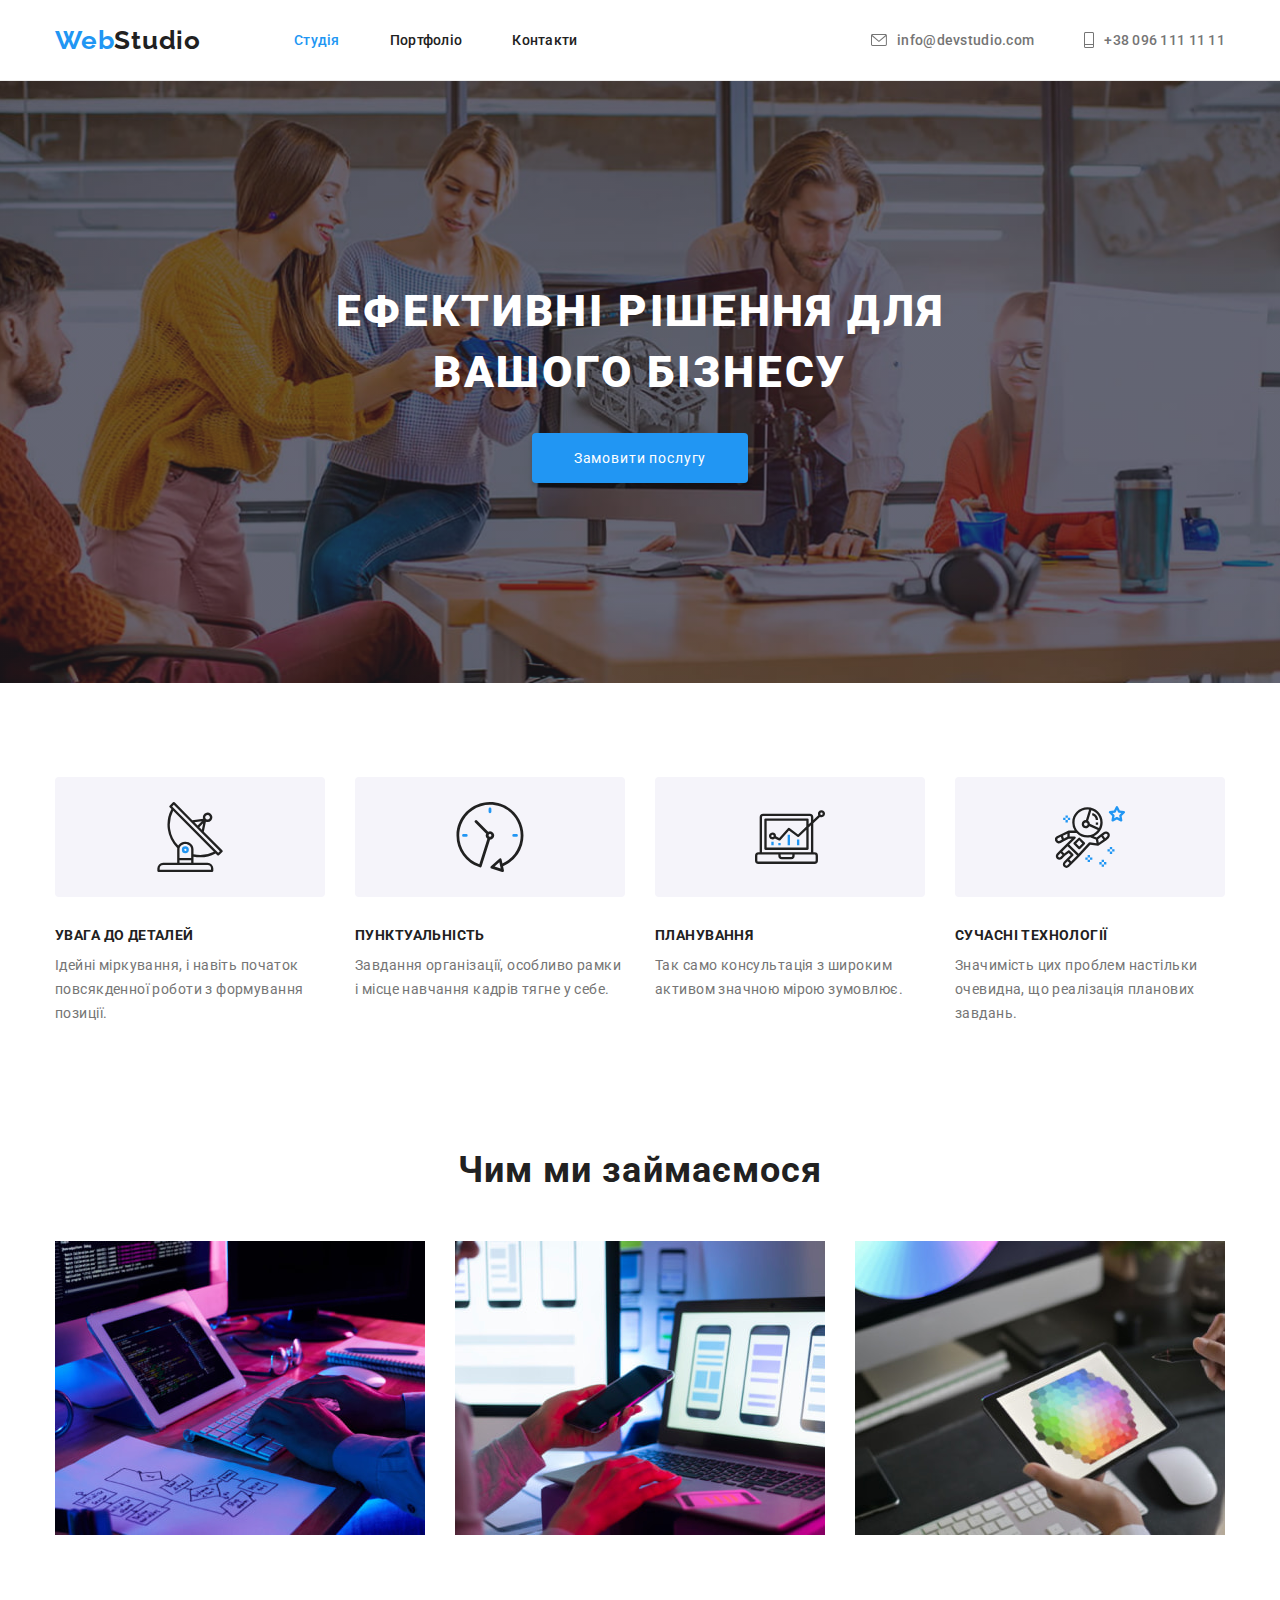
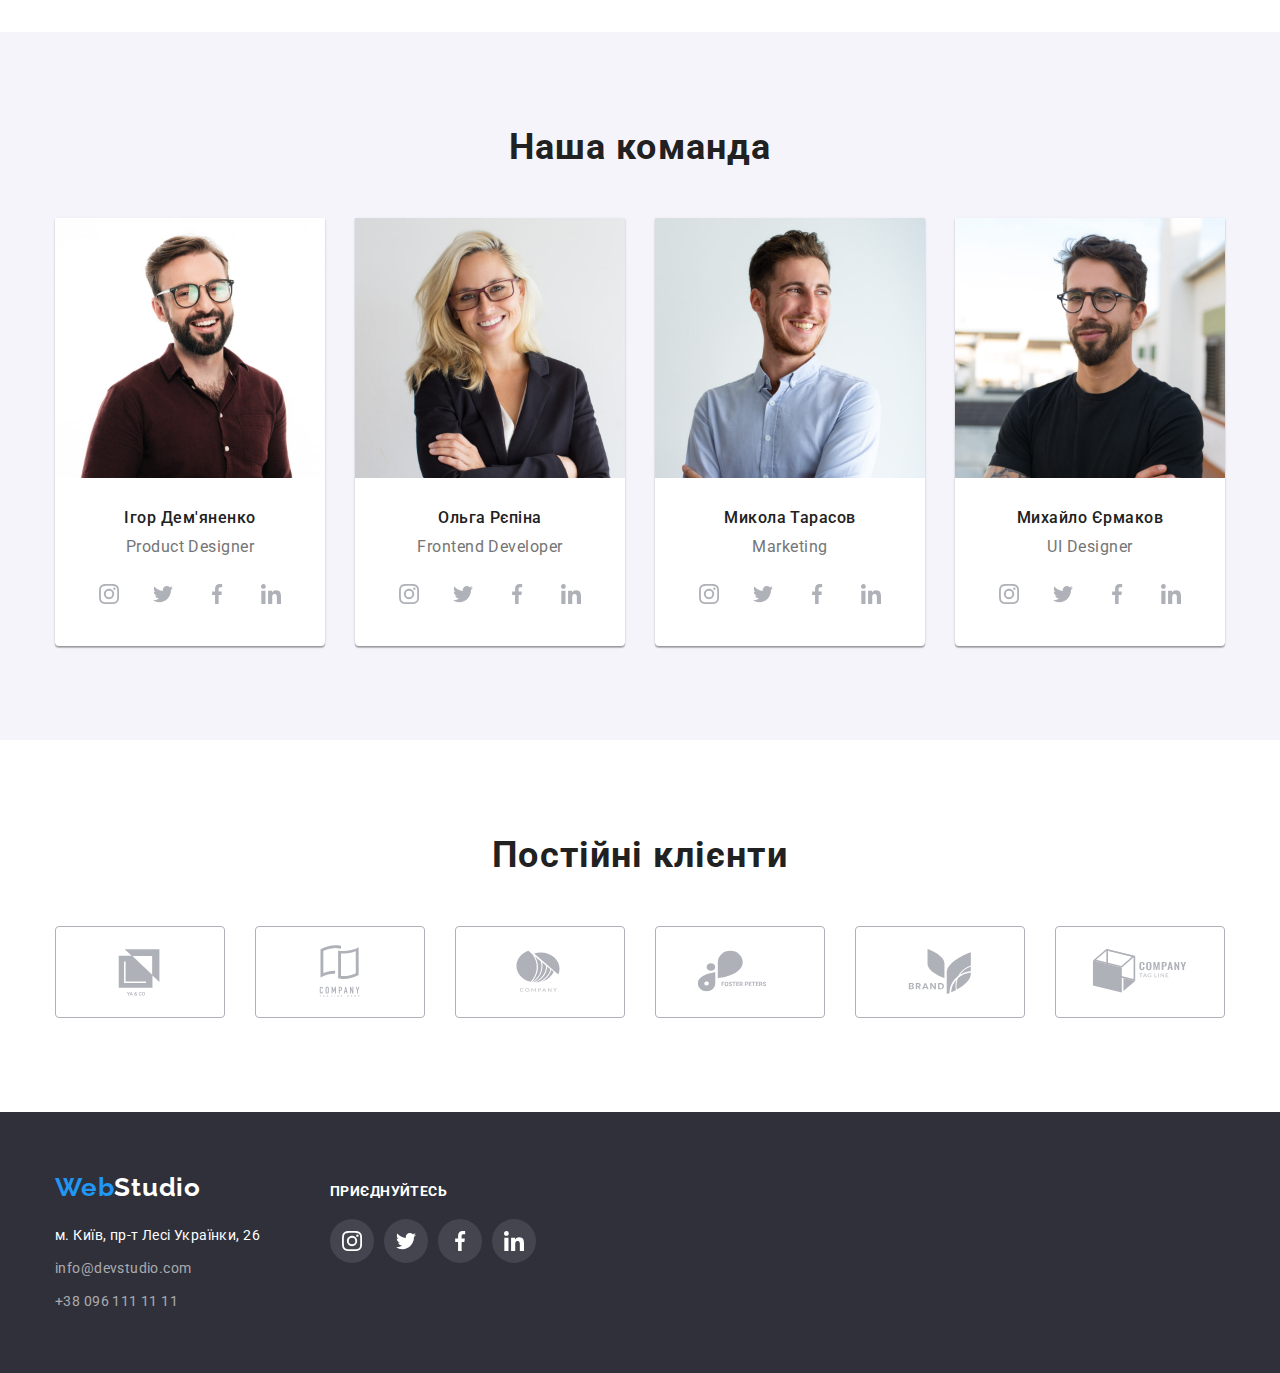
<file: index.html>
<!DOCTYPE html>
<html lang="uk">
  <head>
    <meta charset="UTF-8" />
    <meta http-equiv="X-UA-Compatible" content="IE=edge" />
    <meta name="viewport" content="width=device-width, initial-scale=1.0" />
    <title>WebStudio</title>
    <link rel="preconnect" href="https://fonts.googleapis.com" />
    <link rel="preconnect" href="https://fonts.gstatic.com" crossorigin />

    <link
      href="https://fonts.googleapis.com/css2?family=Raleway:wght@700&family=Roboto:wght@400;500;700;900&display=swap"
      rel="stylesheet"
    />

    <link rel="stylesheet" href="./CSS/modern-normalize.css" />

    <link rel="stylesheet" href="./CSS/style.css" />
  </head>

  <body>
    <!-- Шапка -->
    <header class="header">
      <div class="container container-head">
        <nav class="nav">
          <a class="logo-head" href="./index.html"><span class="accent">Web</span>Studio</a>
          <ul class="list-nav">
            <li class="item-nav">
              <a class="link-nav stud" href="./index.html">Студія</a>
            </li>
            <li class="item-nav">
              <a class="link-nav" href="./portfolio.html">Портфоліо</a>
            </li>
            <li class="item-nav">
              <a class="link-nav" href="">Контакти</a>
            </li>
          </ul>
        </nav>

        <ul class="list-contakt">
          <li class="item">
            <a
              class="link-address"
              href="mailto:info@devstudio.com"
              target="_blank"
              rel="noreferrer noopener"
            >
              <svg class="address-icons" width="16" height="12">
                <use href="./images/icons.svg#envelope"></use>
              </svg>

              info@devstudio.com</a
            >
          </li>
          <li class="item-tel">
            <a class="link-tel" href="tel:+380961111111" target="_blank" rel="noreferrer noopener">
              <svg class="tel-icons" width="10" height="16">
                <use href="./images/icons.svg#tel"></use>
              </svg>
              +38 096 111 11 11</a
            >
          </li>
        </ul>
      </div>
    </header>

    <main class="main ">
      <section class="hero section">
        <div class="container">
          <h1 class="hero-title">Ефективні рішення для вашого бізнесу</h1>
          <button class="btns" type="button">Замовити послугу</button>
        </div>
      </section>

      <!-- Блок про нас -->

      <section class="about section">
        <div class="container">
          <h2 class="visually-hidden">Переваги</h2>
          <ul class="list-about">
            <li class="item-about">
              <div class="item-icon-adout">
                <svg class="about-icons" width="70" height="70">
                  <use href="./images/icons.svg#antenna"></use>
                </svg>
              </div>
              <h3 class="title-about">УВАГА ДО ДЕТАЛЕЙ</h3>
              <p class="text-about">
                Ідейні міркування, і навіть початок повсякденної роботи з формування позиції.
              </p>
            </li>
            <li class="item-about">
              <div class="item-icon-adout">
                <svg class="about-icons" width="70" height="70">
                  <use href="./images/icons.svg#clock"></use>
                </svg>
              </div>
              <h3 class="title-about">ПУНКТУАЛЬНІСТЬ</h3>
              <p class="text-about">
                Завдання організації, особливо рамки і місце навчання кадрів тягне у себе.
              </p>
            </li>
            <li class="item-about">
              <div class="item-icon-adout">
                <svg class="about-icons" width="70" height="70">
                  <use href="./images/icons.svg#diagram"></use>
                </svg>
              </div>
              <h3 class="title-about">ПЛАНУВАННЯ</h3>
              <p class="text-about">
                Так само консультація з широким активом значною мірою зумовлює.
              </p>
            </li>
            <li class="item-about">
              <div class="item-icon-adout">
                <svg class="about-icons" width="70" height="70">
                  <use href="./images/icons.svg#astronaut"></use>
                </svg>
              </div>
              <h3 class="title-about">СУЧАСНІ ТЕХНОЛОГІЇ</h3>
              <p class="text-about">
                Значимість цих проблем настільки очевидна, що реалізація планових завдань.
              </p>
            </li>
          </ul>
        </div>
      </section>

      <!-- Блок чим ми займаймось-->

      <section class="img section">
        <div class="container">
          <h2 class="title-hero">Чим ми займаємося</h2>
          <ul class="list-img">
            <li class="list-item">
              <img
                class="img"
                src="./images/main/img-1.jpg"
                alt="набирає код на клавіатурі"
                width="370"
                height="294"
              />
            </li>
            <li class="list-item">
              <img
                class="img"
                src="./images/main/img-2.jpg"
                alt="дивится налаштування для екрану телефону на ноудбуці"
                width="370"
                height="294"
              />
            </li>
            <li class="list-item">
              <img
                class="img"
                src="./images/main/img-3.jpg"
                alt="підбирає коильори на планшеті"
                width="370"
                height="294"
              />
            </li>
          </ul>
        </div>
      </section>

      <!-- Блок наша команда -->

      <section class="section section-team">
        <div class="container">
          <h2 class="title-hero">Наша команда</h2>
          <ul class="list-team">
            <li class="item-team">
              <img
                class="img-team"
                src="./images/main/img-4.jpg"
                alt="фото хлопця"
                width="270"
                height="260"
              />
              <div class="team-wrap">
                <h3 class="title-team">Ігор Дем'яненко</h3>
                <p class="text-team">Product Designer</p>
                <ul class="socials list">
                  <li class="socilas-item">
                    <a
                      class="socials-link"
                      href="https://www.instagram.com/"
                      target="_blank"
                      rel="noreferrer noopener"
                      aria-label="Instagram"
                    >
                      <svg class="socials-icons" width="20" height="20">
                        <use href="./images/icons.svg#instagram"></use>
                      </svg>
                    </a>
                  </li>
                  <li class="socilas-item">
                    <a
                      class="socials-link"
                      href="https://twitter.com/"
                      target="_blank"
                      rel="noreferrer noopener"
                      aria-label="Twitter"
                    >
                      <svg class="socials-icons" width="20" height="20">
                        <use href="./images/icons.svg#twitter"></use>
                      </svg>
                    </a>
                  </li>
                  <li class="socilas-item">
                    <a
                      class="socials-link"
                      href="https://www.facebook.com/"
                      target="_blank"
                      rel="noreferrer noopener"
                      aria-label="Facebook"
                    >
                      <svg class="socials-icons" width="20" height="20">
                        <use href="./images/icons.svg#facebook"></use></svg
                    ></a>
                  </li>
                  <li class="socilas-item">
                    <a
                      class="socials-link"
                      href="https://www.linkedin.com/"
                      target="_blank"
                      rel="noreferrer noopener"
                      aria-label="Linkedin"
                    >
                      <svg class="socials-icons" width="20" height="20">
                        <use href="./images/icons.svg#linkedin"></use></svg
                    ></a>
                  </li>
                </ul>
              </div>
            </li>
            <li class="item-team">
              <img
                class="img-team"
                src="./images/main/img-5.jpg"
                alt="фото дівчини"
                width="270"
                height="260"
              />
              <div class="team-wrap">
                <h3 class="title-team">Ольга Рєпіна</h3>
                <p class="text-team">Frontend Developer</p>
                <ul class="socials list">
                  <li class="socilas-item">
                    <a
                      class="socials-link"
                      href="https://www.instagram.com/"
                      target="_blank"
                      rel="noreferrer noopener"
                      aria-label="Instagram"
                    >
                      <svg class="socials-icons" width="20" height="20">
                        <use href="./images/icons.svg#instagram"></use>
                      </svg>
                    </a>
                  </li>
                  <li class="socilas-item">
                    <a
                      class="socials-link"
                      href="https://twitter.com/"
                      target="_blank"
                      rel="noreferrer noopener"
                      aria-label="Twitter"
                    >
                      <svg class="socials-icons" width="20" height="20">
                        <use href="./images/icons.svg#twitter"></use>
                      </svg>
                    </a>
                  </li>
                  <li class="socilas-item">
                    <a
                      class="socials-link"
                      href="https://www.facebook.com/"
                      target="_blank"
                      rel="noreferrer noopener"
                      aria-label="Facebook"
                    >
                      <svg class="socials-icons" width="20" height="20">
                        <use href="./images/icons.svg#facebook"></use></svg
                    ></a>
                  </li>
                  <li class="socilas-item">
                    <a
                      class="socials-link"
                      href="https://www.linkedin.com/"
                      target="_blank"
                      rel="noreferrer noopener"
                      aria-label="Linkedin"
                    >
                      <svg class="socials-icons" width="20" height="20">
                        <use href="./images/icons.svg#linkedin"></use></svg
                    ></a>
                  </li>
                </ul>
              </div>
            </li>
            <li class="item-team">
              <img
                class="img-team"
                src="./images/main/img-6.jpg"
                alt="фото хлопця"
                width="270"
                height="260"
              />
              <div class="team-wrap">
                <h3 class="title-team">Микола Тарасов</h3>
                <p class="text-team">Marketing</p>
                <ul class="socials list">
                  <li class="socilas-item">
                    <a
                      class="socials-link"
                      href="https://www.instagram.com/"
                      target="_blank"
                      rel="noreferrer noopener"
                      aria-label="Instagram"
                    >
                      <svg class="socials-icons" width="20" height="20">
                        <use href="./images/icons.svg#instagram"></use>
                      </svg>
                    </a>
                  </li>
                  <li class="socilas-item">
                    <a
                      class="socials-link"
                      href="https://twitter.com/"
                      target="_blank"
                      rel="noreferrer noopener"
                      aria-label="Twitter"
                    >
                      <svg class="socials-icons" width="20" height="20">
                        <use href="./images/icons.svg#twitter"></use>
                      </svg>
                    </a>
                  </li>
                  <li class="socilas-item">
                    <a
                      class="socials-link"
                      href="https://www.facebook.com/"
                      target="_blank"
                      rel="noreferrer noopener"
                      aria-label="Facebook"
                    >
                      <svg class="socials-icons" width="20" height="20">
                        <use href="./images/icons.svg#facebook"></use></svg
                    ></a>
                  </li>
                  <li class="socilas-item">
                    <a
                      class="socials-link"
                      href="https://www.linkedin.com/"
                      target="_blank"
                      rel="noreferrer noopener"
                      aria-label="Linkedin"
                    >
                      <svg class="socials-icons" width="20" height="20">
                        <use href="./images/icons.svg#linkedin"></use></svg
                    ></a>
                  </li>
                </ul>
              </div>
            </li>
            <li class="item-team">
              <img
                class="img-team"
                src="./images/main/img-7.jpg"
                alt="фото хлопця"
                width="270"
                height="260"
              />
              <div class="team-wrap">
                <h3 class="title-team">Михайло Єрмаков</h3>
                <p class="text-team">UI Designer</p>
                <ul class="socials list">
                  <li class="socilas-item">
                    <a
                      class="socials-link"
                      href="https://www.instagram.com/"
                      target="_blank"
                      rel="noreferrer noopener"
                      aria-label="Instagram"
                    >
                      <svg class="socials-icons" width="20" height="20">
                        <use href="./images/icons.svg#instagram"></use>
                      </svg>
                    </a>
                  </li>
                  <li class="socilas-item">
                    <a
                      class="socials-link"
                      href="https://twitter.com/"
                      target="_blank"
                      rel="noreferrer noopener"
                      aria-label="Twitter"
                    >
                      <svg class="socials-icons" width="20" height="20">
                        <use href="./images/icons.svg#twitter"></use>
                      </svg>
                    </a>
                  </li>
                  <li class="socilas-item">
                    <a
                      class="socials-link"
                      href="https://www.facebook.com/"
                      target="_blank"
                      rel="noreferrer noopener"
                      aria-label="Facebook"
                    >
                      <svg class="socials-icons" width="20" height="20">
                        <use href="./images/icons.svg#facebook"></use></svg
                    ></a>
                  </li>
                  <li class="socilas-item">
                    <a
                      class="socials-link"
                      href="https://www.linkedin.com/"
                      target="_blank"
                      rel="noreferrer noopener"
                      aria-label="Linkedin"
                    >
                      <svg class="socials-icons" width="20" height="20">
                        <use href="./images/icons.svg#linkedin"></use></svg
                    ></a>
                  </li>
                </ul>
              </div>
            </li>
          </ul>
        </div>
      </section>

      <!--Постійні клієнти-->

      <section class="section cliens">
        <div class="container">
          <h2 class="title-hero">Постійні клієнти</h2>
          <ul class="icons-list">
            <li class="icons-item">
              <a class="icons-link" href="">
                <svg class="cliens-icons" width="106" height="60">
                  <use href="./images/icons.svg#Logo-1"></use>
                </svg>
              </a>
            </li>
            <li class="icons-item">
              <a class="icons-link" href="">
                <svg class="cliens-icons" width="106" height="60">
                  <use href="./images/icons.svg#Logo-2"></use>
                </svg>
              </a>
            </li>
            <li class="icons-item">
              <a class="icons-link" href="">
                <svg class="cliens-icons" width="106" height="60">
                  <use href="./images/icons.svg#Logo-3"></use>
                </svg>
              </a>
            </li>
            <li class="icons-item">
              <a class="icons-link" href="">
                <svg class="cliens-icons" width="106" height="60">
                  <use href="./images/icons.svg#Logo-4"></use>
                </svg>
              </a>
            </li>
            <li class="icons-item">
              <a class="icons-link" href="">
                <svg class="cliens-icons" width="106" height="60">
                  <use href="./images/icons.svg#Logo-5"></use>
                </svg>
              </a>
            </li>
            <li class="icons-item">
              <a class="icons-link" href="">
                <svg class="cliens-icons" width="106" height="60">
                  <use href="./images/icons.svg#Logo-6"></use>
                </svg>
              </a>
            </li>
          </ul>
        </div>
      </section>
    </main>

    <footer class="footer">
      <div class="container foot-wrap">
        <div class="contact">
        <a class="logo-foot" href="./index.html"><span class="accent">Web</span>Studio</a>
          <address class="cont">
            <ul class="list-cont">
              <li class="item-cont">
                <a class="link-cont" href="">м. Київ, пр-т Лесі Українки, 26</a>
              </li>
              <li class="item-cont">
                <a class="link-address-foot" href="mailto:info@devstudio.com">info@devstudio.com</a>
              </li>
              <li class="item-cont">
                <a class="link-tel-foot" href="tel:+380961111111">+38 096 111 11 11</a>
              </li>
            </ul>
          </address>
          </div>

          <div class="social-foot">
            <h2 class="title-foote">ПРИЄДНУЙТЕСЬ</h2>
            <ul class="socials list-foot">
              <li class="socilas-item-foot">
                <a
                  class="socials-link-foot"
                  href="https://www.instagram.com/"
                  target="_blank"
                  rel="noreferrer noopener"
                  aria-label="Instagram"
                >
                  <svg class="socials-icons-foot" width="20" height="20">
                    <use href="./images/icons.svg#instagram"></use>
                  </svg>
                </a>
              </li>
              <li class="socilas-item-foot">
                <a
                  class="socials-link-foot"
                  href="https://twitter.com/"
                  target="_blank"
                  rel="noreferrer noopener"
                  aria-label="Twitter"
                >
                  <svg class="socials-icons-foot" width="20" height="20">
                    <use href="./images/icons.svg#twitter"></use>
                  </svg>
                </a>
              </li>
              <li class="socilas-item-foot">
                <a
                  class="socials-link-foot"
                  href="https://www.facebook.com/"
                  target="_blank"
                  rel="noreferrer noopener"
                  aria-label="Facebook"
                >
                  <svg class="socials-icons-foot" width="20" height="20">
                    <use href="./images/icons.svg#facebook"></use></svg
                ></a>
              </li>
              <li class="socilas--foot">
                <a
                  class="socials-link-foot"
                  href="https://www.linkedin.com/"
                  target="_blank"
                  rel="noreferrer noopener"
                  aria-label="Linkedin"
                >
                  <svg class="socials-icons-foot" width="20" height="20">
                    <use href="./images/icons.svg#linkedin"></use></svg
                ></a>
              </li>
            </ul>
          </div>
        </div>
      </div>
    </footer>
  </body>
</html>
</file>
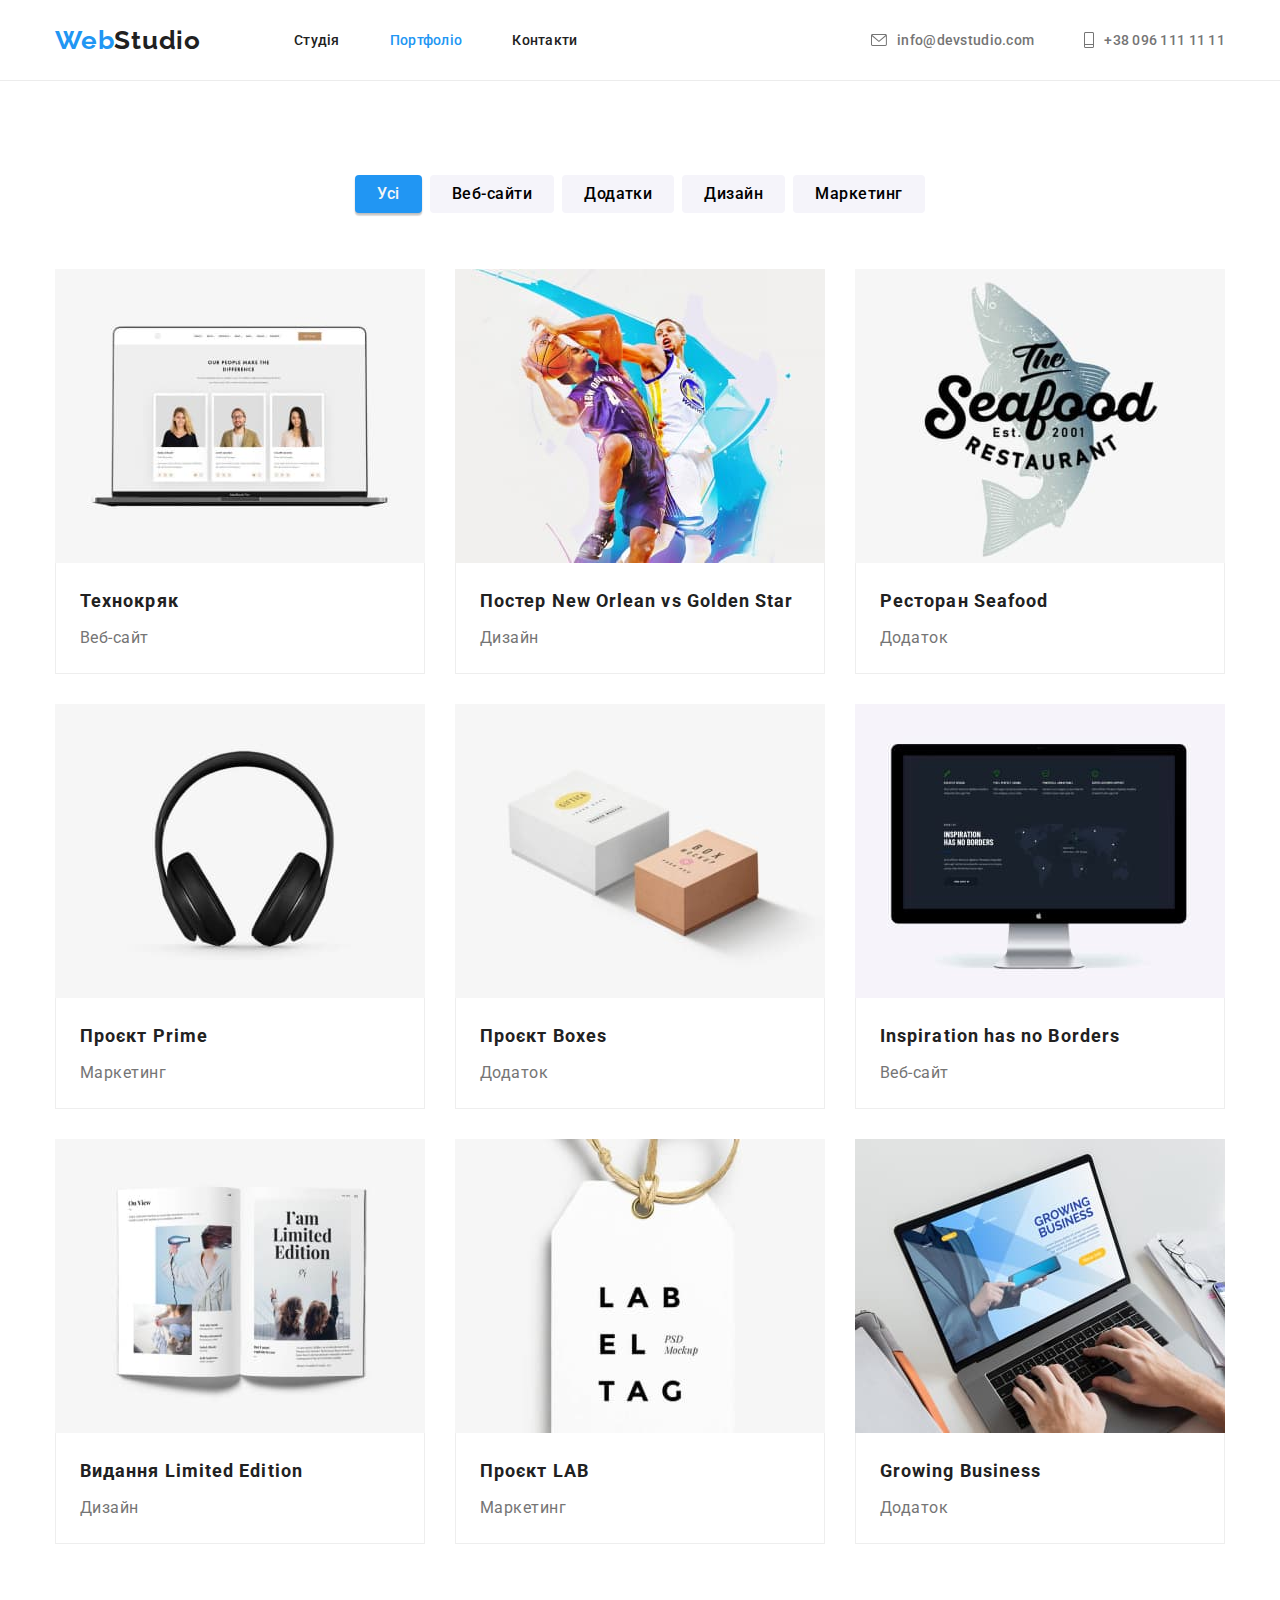
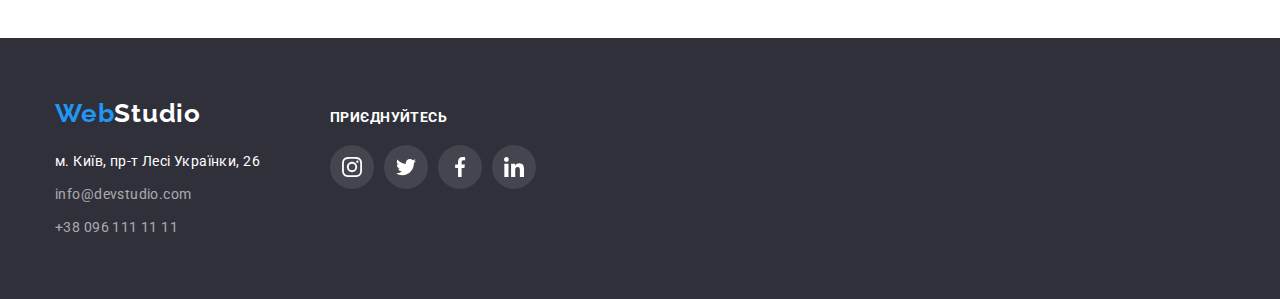
<file: portfolio.html>
<!DOCTYPE html>
<html lang="ek">
  <head>
    <meta charset="UTF-8" />
    <meta http-equiv="X-UA-Compatible" content="IE=edge" />
    <meta name="viewport" content="width=device-width, initial-scale=1.0" />
    <title>portfolio</title>

    <link rel="preconnect" href="https://fonts.googleapis.com" />
    <link rel="preconnect" href="https://fonts.gstatic.com" crossorigin />
    <link
      href="https://fonts.googleapis.com/css2?family=Raleway:wght@700&family=Roboto:wght@400;500;700;900&display=swap"
      rel="stylesheet"
    />

    <link rel="stylesheet" href="./CSS/modern-normalize.css" />

    <link rel="stylesheet" href="./CSS/style.css" />
  </head>
  <body>
    <!-- Шапка -->

    <header class="header">
      <div class="container container-head">
        <nav class="nav">
          <a class="logo-head" href="./index.html"><span class="accent">Web</span>Studio</a>
          <ul class="list-nav">
            <li class="item-nav">
              <a class="link-nav" href="./index.html">Студія</a>
            </li>
            <li class="item-nav port">
              <a class="link-nav" href="./portfolio.html">Портфоліо</a>
            </li>
            <li class="item-nav">
              <a class="link-nav" href="">Контакти</a>
            </li>
          </ul>
        </nav>

        <ul class="list-contakt">
          <li class="item">
            <a
              class="link-address"
              href="mailto:info@devstudio.com"
              target="_blank"
              rel="noreferrer noopener"
            >
              <svg class="address-icons" width="16" height="12">
                <use href="./images/icons.svg#envelope"></use>
              </svg>

              info@devstudio.com</a
            >
          </li>
          <li class="item-tel">
            <a class="link-tel" href="tel:+380961111111" target="_blank" rel="noreferrer noopener">
              <svg class="tel-icons" width="10" height="16">
                <use href="./images/icons.svg#tel"></use>
              </svg>
              +38 096 111 11 11</a
            >
          </li>
        </ul>
      </div>
    </header>

    <!--Основа-->

    <main class="main">
      <section class="section main-nav">
        <div class="container">
          <h1 class="visually-hidden">Портфоліо</h1>
          <ul class="list-btn">
            <li class="item-btn">
              <button class="btn-all" type="button"><span class="text-all"> Усі </span></button>
            </li>
            <li class="item-btn">
              <button class="btn" type="button">Веб-сайти</button>
            </li>
            <li class="item-btn">
              <button class="btn" type="button">Додатки</button>
            </li>
            <li class="item-btn">
              <button class="btn" type="button">Дизайн</button>
            </li>
            <li class="item-btn">
              <button class="btn" type="button">Маркетинг</button>
            </li>
          </ul>

          <!--Проекти протфоліо-->

          <ul class="list-port">
            <li class="item-port">
              <img
                src="./images/portfolio/img-1.jpg"
                alt="на екрані фото трьох людей"
                class="img"
                width="370"
                height="294"
              />
              <div class="bord">
                <h2 class="subject">Технокряк</h2>
                <p class="text-port">Веб-сайт</p>
              </div>
            </li>
            <li class="item-port">
              <img
                src="./images/portfolio/img-2.jpg"
                alt="два баскедболіста борються за мяч"
                class="img"
                width="370"
                height="294"
              />
              <div class="bord">
                <h2 class="subject">Постер New Orlean vs Golden Star</h2>
                <p class="text-port">Дизайн</p>
              </div>
            </li>
            <li class="item-port">
              <img
                src="./images/portfolio/img-3.jpg"
                alt="логоти ресорану з робою"
                class="img"
                width="370"
                height="294"
              />
              <div class="bord">
                <h2 class="subject">Ресторан Seafood</h2>
                <p class="text-port">Додаток</p>
              </div>
            </li>
            <li class="item-port">
              <img
                src="./images/portfolio/img-4.jpg"
                alt="наушники"
                class="img"
                width="370"
                height="294"
              />
              <div class="bord">
                <h2 class="subject">Проєкт Prime</h2>
                <p class="text-port">Маркетинг</p>
              </div>
            </li>
            <li class="item-port">
              <img
                src="./images/portfolio/img-5.jpg"
                alt="дві коробки"
                class="img"
                width="370"
                height="294"
              />
              <div class="bord">
                <h2 class="subject">Проєкт Boxes</h2>
                <p class="text-port">Додаток</p>
              </div>
            </li>
            <li class="item-port">
              <img
                src="./images/portfolio/img-6.jpg"
                alt="на екрані зображена карта світу"
                class="img"
                width="370"
                height="294"
              />
              <div class="bord">
                <h2 class="subject">Inspiration has no Borders</h2>
                <p class="text-port">Веб-сайт</p>
              </div>
            </li>
            <li class="item-port">
              <img
                src="./images/portfolio/img-7.jpg"
                alt="розгорнута книга"
                class="img"
                width="370"
                height="294"
              />
              <div class="bord">
                <h2 class="subject">Видання Limited Edition</h2>
                <p class="text-port">Дизайн</p>
              </div>
            </li>
            <li class="item-port">
              <img
                src="./images/portfolio/img-8.jpg"
                alt="бірка з логотипом"
                class="img"
                width="370"
                height="294"
              />
              <div class="bord">
                <h2 class="subject">Проєкт LAB</h2>
                <p class="text-port">Маркетинг</p>
              </div>
            </li>
            <li class="item-port">
              <img
                src="./images/portfolio/img-9.jpg"
                alt="набирає на клавіатурі ноутбука"
                class="img"
                width="370"
                height="294"
              />
              <div class="bord">
                <h2 class="subject">Growing Business</h2>
                <p class="text-port">Додаток</p>
              </div>
            </li>
          </ul>
        </div>
      </section>
    </main>

    <!-- Підвал -->

   <footer class="footer">
      <div class="container foot-wrap">
        <div class="contact">
        <a class="logo-foot" href="./index.html"><span class="accent">Web</span>Studio</a>
          <address class="cont">
            <ul class="list-cont">
              <li class="item-cont">
                <a class="link-cont" href="">м. Київ, пр-т Лесі Українки, 26</a>
              </li>
              <li class="item-cont">
                <a class="link-address-foot" href="mailto:info@devstudio.com">info@devstudio.com</a>
              </li>
              <li class="item-cont">
                <a class="link-tel-foot" href="tel:+380961111111">+38 096 111 11 11</a>
              </li>
            </ul>
          </address>
          </div>

          <div class="social-foot">
            <h2 class="title-foote">ПРИЄДНУЙТЕСЬ</h2>
            <ul class="socials list-foot">
              <li class="socilas-item-foot">
                <a
                  class="socials-link-foot"
                  href="https://www.instagram.com/"
                  target="_blank"
                  rel="noreferrer noopener"
                  aria-label="Instagram"
                >
                  <svg class="socials-icons-foot" width="20" height="20">
                    <use href="./images/icons.svg#instagram"></use>
                  </svg>
                </a>
              </li>
              <li class="socilas-item-foot">
                <a
                  class="socials-link-foot"
                  href="https://twitter.com/"
                  target="_blank"
                  rel="noreferrer noopener"
                  aria-label="Twitter"
                >
                  <svg class="socials-icons-foot" width="20" height="20">
                    <use href="./images/icons.svg#twitter"></use>
                  </svg>
                </a>
              </li>
              <li class="socilas-item-foot">
                <a
                  class="socials-link-foot"
                  href="https://www.facebook.com/"
                  target="_blank"
                  rel="noreferrer noopener"
                  aria-label="Facebook"
                >
                  <svg class="socials-icons-foot" width="20" height="20">
                    <use href="./images/icons.svg#facebook"></use></svg
                ></a>
              </li>
              <li class="socilas--foot">
                <a
                  class="socials-link-foot"
                  href="https://www.linkedin.com/"
                  target="_blank"
                  rel="noreferrer noopener"
                  aria-label="Linkedin"
                >
                  <svg class="socials-icons-foot" width="20" height="20">
                    <use href="./images/icons.svg#linkedin"></use></svg
                ></a>
              </li>
            </ul>
          </div>
        </div>
      </div>
    </footer>
  </body>
</html>
</file>
<file: CSS/style.css>
:root {
  --accent-color: #2196f3;
  --secondary-color: #f5f5f5;
  --primary-text-color: #212121;
  --secondary-text-color: #757575;
  --icons-color: #afb1b8;
  --backgraund-color: #ffffff;
}

body {
  font-family: 'Roboto', sans-serif;
  font-style: normal;
  font-size: 14px;
  letter-spacing: 0.03em;
  color: var(--primary-text-color);
  background-color: var(--backgraund-color);
}
/* reset*/

html {
  box-sizing: border-box;
}

*,
*::after,
*::before {
  box-sizing: inherit;
}
h1,
h2,
h3,
h4,
h5,
h6,
p,
ul {
  padding-left: 0;
  margin: 0;
}

img {
  display: block;
  max-width: 100%;
  height: auto;
}

.container {
  width: 1200px;
  margin: 0 auto;
  padding: 0 15px;
}

/*   outline: 2px solid red; */

.section {
  padding: 94px 0px;
}

.visually-hidden {
  position: absolute;
  width: 1px;
  height: 1px;
  margin: -1px;
  border: 0;
  padding: 0;

  white-space: nowrap;
  clip-path: inset(100%);
  clip: rect(0 0 0 0);
  overflow: hidden;
}

ul {
  list-style: none;
  display: inline-flex;
}

/* Соціальці мережі*/

.socials {
  display: flex;
  justify-content: center;
  gap: 10px;
}

.socials-link {
  display: flex;
  justify-content: center;
  align-items: center;
  width: 44px;
  height: 44px;
  background-color: var(--backgraund-color);
  border-radius: 50%;
  fill: var(--icons-color);
}

/* .socials-icons {
  fill: var(--icons-color);
} */

/* .socials-link:hover .socials-icons,
.socials-link:focus .socials-icons {
  fill: var(--accent-color);
}
  */

.socials-link:hover,
.socials-link:focus {
  background-color: var(--accent-color);
  fill: var(--backgraund-color);
}

/* Клієнти */

.icons-list {
  display: flex;
  justify-content: center;
  gap: 30px;
  flex-basis: calc((100% - 30px) / 6);
  /*fill: var(--icons-color);*/
  cursor: pointer;
}

/*.icons-item {
  display: flex;
  justify-content: center;
  align-items: center;
  width: 170px;
  height: 92px;
  border: 1px solid var(--icons-color);
  border-radius: 4px;
}
*/
.icons-link {
  display: flex;
  justify-content: center;
  align-items: center;
  width: 170px;
  height: 92px;
  fill: var(--icons-color);
  border: 1px solid var(--icons-color);
  border-radius: 4px;
}

.icons-link:hover,
.icons-link:focus {
  fill: var(--accent-color);
  border-color: var(--accent-color);
}

.accent {
  color: var(--accent-color);
}

a {
  color: inherit;
  text-decoration: none;
}

.container-head {
  display: flex;
  align-items: center;
}

.link-nav:hover,
.link-nav:focus {
  color: var(--accent-color);
}

.link-tel:hover,
.link-tel:focus {
  color: var(--accent-color);
}

.link-address:hover,
.link-address:focus {
  color: var(--accent-color);
}

.address-icons {
  fill: currentColor;
}

.tel-icons {
  fill: currentColor;
}

.address-icons:hover,
.address-icons:focus {
  fill: var(--accent-color);
}

.tel-icons:hover,
.tel-icons:focus {
  fill: var(--accent-color);
}

.tel-icons {
  justify-content: center;
  align-items: center;
}
.item-tel {
  gap: 10px;
}

/* Шапка */

header {
  border-bottom: 1px solid #ececec;
}

.logo-head {
  font-family: 'Raleway';
  font-style: normal;
  font-weight: 700;
  font-size: 26px;
  line-height: calc(31 / 26);
  letter-spacing: 0.03em;
  margin-right: 93px;
}

.nav {
  display: flex;
  align-items: center;
}

.list-nav {
  gap: 50px;
}

.list-contakt {
  display: flex;
  align-items: center;
  justify-content: center;
  margin-left: auto;
  gap: 50px;
}

.stud {
  color: var(--accent-color);
}

.port {
  color: var(--accent-color);
}

.link-nav {
  font-weight: 500;
  font-size: 14px;
  line-height: calc(16 / 14);
  letter-spacing: 0.02em;
  padding-top: 20px;
  padding-bottom: 20px;
}

.link-address {
  display: flex;
  justify-content: center;
  align-items: center;
  gap: 10px;
  color: var(--secondary-text-color);
  font-weight: 500;
  font-size: 14px;
  line-height: calc(16 / 14);
  letter-spacing: 0.02em;
  padding-top: 32px;
  padding-bottom: 32px;
}

.link-tel {
  display: flex;
  justify-content: center;
  align-items: center;
  gap: 10px;
  color: var(--secondary-text-color);
  font-weight: 500;
  font-size: 14px;
  line-height: calc(16 / 14);
  letter-spacing: 0.02em;
  padding-top: 32px;
  padding-bottom: 32px;
}

/* Ефективні бізнесу */

.hero {
  max-width: 1600px;
  text-align: center;
  padding: 200px 0;
  background-color: #2f303a;
  background-image: linear-gradient(to right, rgba(48, 48, 58, 0.4), rgba(48, 48, 58, 0.4)),
    url(../images/main/Img.jpg);
  background-position: center;
  background-repeat: no-repeat;
  background-size: cover;
  margin: 0 auto;
}

.hero-title {
  width: 696px;
  font-weight: 900;
  font-size: 44px;
  line-height: calc(61 / 44);
  text-align: center;
  letter-spacing: 0.06em;
  text-transform: uppercase;
  color: var(--backgraund-color);
  margin-right: auto;
  margin-left: auto;
  margin-bottom: 30px;
}

.btns:hover,
.btns:focus {
  cursor: pointer;
}

.btns {
  width: 216px;
  min-height: 50px;
  letter-spacing: 0.06em;
  background: var(--accent-color);
  box-shadow: 0px 4px 4px rgba(0, 0, 0, 0.15);
  border-radius: 4px;
  border: 0;
  padding: 10px 32px;
  color: var(--backgraund-color);
}

/* Блок про нас */

.list-icon-about {
  display: flex;
  justify-content: center;
  gap: 30px;
  margin-bottom: 30px;
}

.item-icon-adout {
  display: flex;
  justify-content: center;
  align-items: center;
  width: 270px;
  height: 120px;
  border-radius: 4px;
  background-color: #f5f4fa;
  margin-bottom: 30px;
}

.list-about {
  display: flex;
  justify-content: center;
  gap: 30px;
  margin-bottom: 30px;
}

.item-about {
  width: calc((100% - 90px) / 4);
}

.title-about {
  font-size: 14px;
  line-height: calc(16 / 14);
  letter-spacing: 0.03em;
  text-transform: uppercase;
  margin-bottom: 10px;
}

.text-about {
  line-height: calc(24 / 14);
  letter-spacing: 0.03em;
  color: var(--secondary-text-color);
}

/* Блок чим ми займаймось */
.img {
  padding-top: 0;
}
.title-hero {
  font-weight: 700;
  font-size: 36px;
  line-height: calc(42 / 36);
  text-align: center;
  letter-spacing: 0.03em;
  margin-bottom: 50px;
}

.list-img {
  gap: 30px;
  padding-bottom: 0;
}

/* Блок наша команда */

.team-wrap {
  padding-top: 30px;
  padding-bottom: 30px;
  padding-left: 32px;
  padding-right: 32px;
}

.section-team {
  background-color: #f5f4fa;
}

.title-team {
  font-weight: 500;
  font-size: 16px;
  line-height: calc(19 / 16);
  text-align: center;
  letter-spacing: 0.03em;
  color: var(--primary-text-color);
  margin-bottom: 10px;
}

.list-team {
  gap: 30px;
}

.item-team {
  width: calc((100% - 90px) / 4);
  box-shadow: 0px 1px 3px rgba(0, 0, 0, 0.12), 0px 1px 1px rgba(0, 0, 0, 0.14),
    0px 2px 1px rgba(0, 0, 0, 0.2);
  border-radius: 0px 0px 4px 4px;
  background: var(--backgraund-color);
}

.text-team {
  margin-bottom: 16px;
  font-weight: 400;
  font-size: 16px;
  line-height: calc(19 / 16);
  text-align: center;
  letter-spacing: 0.03em;
  color: var(--secondary-text-color);
}

/* Футер/підвал */

footer {
  padding-top: 60px;
  padding-bottom: 60px;
}
.foot-wrap {
  display: flex;
  align-items: baseline;
}

.footer {
  color: var(--backgraund-color);
  background: #2f303a;
  font-weight: 400;
  font-size: 14px;
  line-height: calc(24 / 14);
}

.cont {
  display: flex;
  margin-top: 20px;
  margin-right: 70px;
}

.list-cont {
  display: list-item;
  font-weight: 400;
  font-size: 14px;
  line-height: calc(24 / 14);
}

.logo-foot {
  font-family: 'Raleway';
  font-style: normal;
  font-weight: 700;
  font-size: 26px;
  line-height: calc(31 / 26);
  letter-spacing: 0.03em;
  color: var(--backgraund-color);
}

.item-cont {
  margin-bottom: 9px;
}
.item-cont:last-child {
  margin-bottom: 0;
}
.link-tel-foot {
  font-style: normal;
  font-weight: 400;
  font-size: 14px;
  line-height: calc(24 / 14);
  color: rgba(255, 255, 255, 0.6);
}

.link-address-foot {
  font-style: normal;
  font-weight: 400;
  font-size: 14px;
  line-height: calc(24 / 14);
  color: rgba(255, 255, 255, 0.6);
}

.link-address-foot:hover,
.link-address-foot:focus {
  color: var(--accent-color);
}

.link-tel-foot:hover,
.link-tel-foot:focus {
  color: var(--accent-color);
}

.link-cont {
  font-style: normal;
  font-weight: 400;
  font-size: 14px;
  line-height: calc(24 / 14);
  cursor: default;
}

.social-foot {
  display: flex;
  align-items: flex-start;
  flex-direction: column;
}

.title-foote {
  font-weight: 700;
  font-size: 14px;
  line-height: calc(16 / 14);
  letter-spacing: 0.03em;
  text-transform: uppercase;
  color: var(--backgraund-color);
  margin-bottom: 20px;
}

.socials-link-foot {
  display: flex;
  justify-content: center;
  align-items: center;
  width: 44px;
  height: 44px;
  background-color: rgba(255, 255, 255, 0.1);
  border-radius: 50%;
  fill: var(--backgraund-color);
}

.socials-link-foot:hover,
.socials-link-foot:focus {
  background-color: var(--accent-color);
  fill: var(--backgraund-color);
}

/* портфоліо основа*/

.btn {
  font-style: normal;
  font-weight: 500;
  font-size: 16px;
  line-height: calc(26 / 16);
  text-align: center;
  letter-spacing: 0.03em;
  background: #f5f4fa;
  border-radius: 4px;
  border: 0;
  padding: 6px 22px;
}

.list-btn {
  display: flex;
  justify-content: center;
  gap: 8px;
  margin-bottom: 56px;
}

.list-port {
  display: flex;
  flex-wrap: wrap;
  gap: 30px;
  padding-left: 0;
}

.item-port {
  width: calc((100% - 60px) / 3);
}

.item-port:hover,
.item-port:focus {
  box-shadow: 0px 1px 1px rgba(0, 0, 0, 0.12), 0px 4px 4px rgba(0, 0, 0, 0.06),
    1px 4px 6px rgba(0, 0, 0, 0.16);
}

.bord {
  padding-top: 20px;
  padding-bottom: 20px;
  padding-left: 24px;
  padding-right: 24px;
  border-bottom: 1px solid #eeeeee;
  border-left: 1px solid #eeeeee;
  border-right: 1px solid #eeeeee;
}

.btn-all {
  font-weight: 500;
  font-size: 16px;
  line-height: calc(26 / 16);
  text-align: center;
  letter-spacing: 0.03em;
  background: var(--accent-color);
  box-shadow: 0px 3px 1px rgba(0, 0, 0, 0.1), 0px 1px 2px rgba(0, 0, 0, 0.08),
    0px 2px 2px rgba(0, 0, 0, 0.12);
  border-radius: 4px;
  border: 0;
  padding: 6px 22px;
}

.subject {
  font-size: 18px;
  line-height: calc(36 / 18);
  letter-spacing: 0.06em;
  margin-bottom: 4px;
}

.text-port {
  font-size: 16px;
  line-height: calc(30 / 16);
  letter-spacing: 0.03em;
  color: var(--secondary-text-color);
}

.text-all {
  font-weight: 500;
  font-size: 16px;
  line-height: calc(26 / 16);
  text-align: center;
  letter-spacing: 0.03em;
  color: var(--secondary-color);
}

.btn:hover,
.btn:focus {
  font-weight: 500;
  font-size: 16px;
  line-height: calc(26 / 16);
  text-align: center;
  letter-spacing: 0.03em;
  background: var(--accent-color);
  color: #ffffff;
  cursor: pointer;
  box-shadow: 0px 3px 1px rgba(0, 0, 0, 0.1), 0px 1px 2px rgba(0, 0, 0, 0.08),
    0px 2px 2px rgba(0, 0, 0, 0.12);
}

.btn-all:hover,
.btn-all:focus {
  color: var(--secondary-color);
  background: var(--accent-color);
  cursor: pointer;
  box-shadow: 0px 3px 1px rgba(0, 0, 0, 0.1), 0px 1px 2px rgba(0, 0, 0, 0.08),
    0px 2px 2px rgba(0, 0, 0, 0.12);
}
</file>
